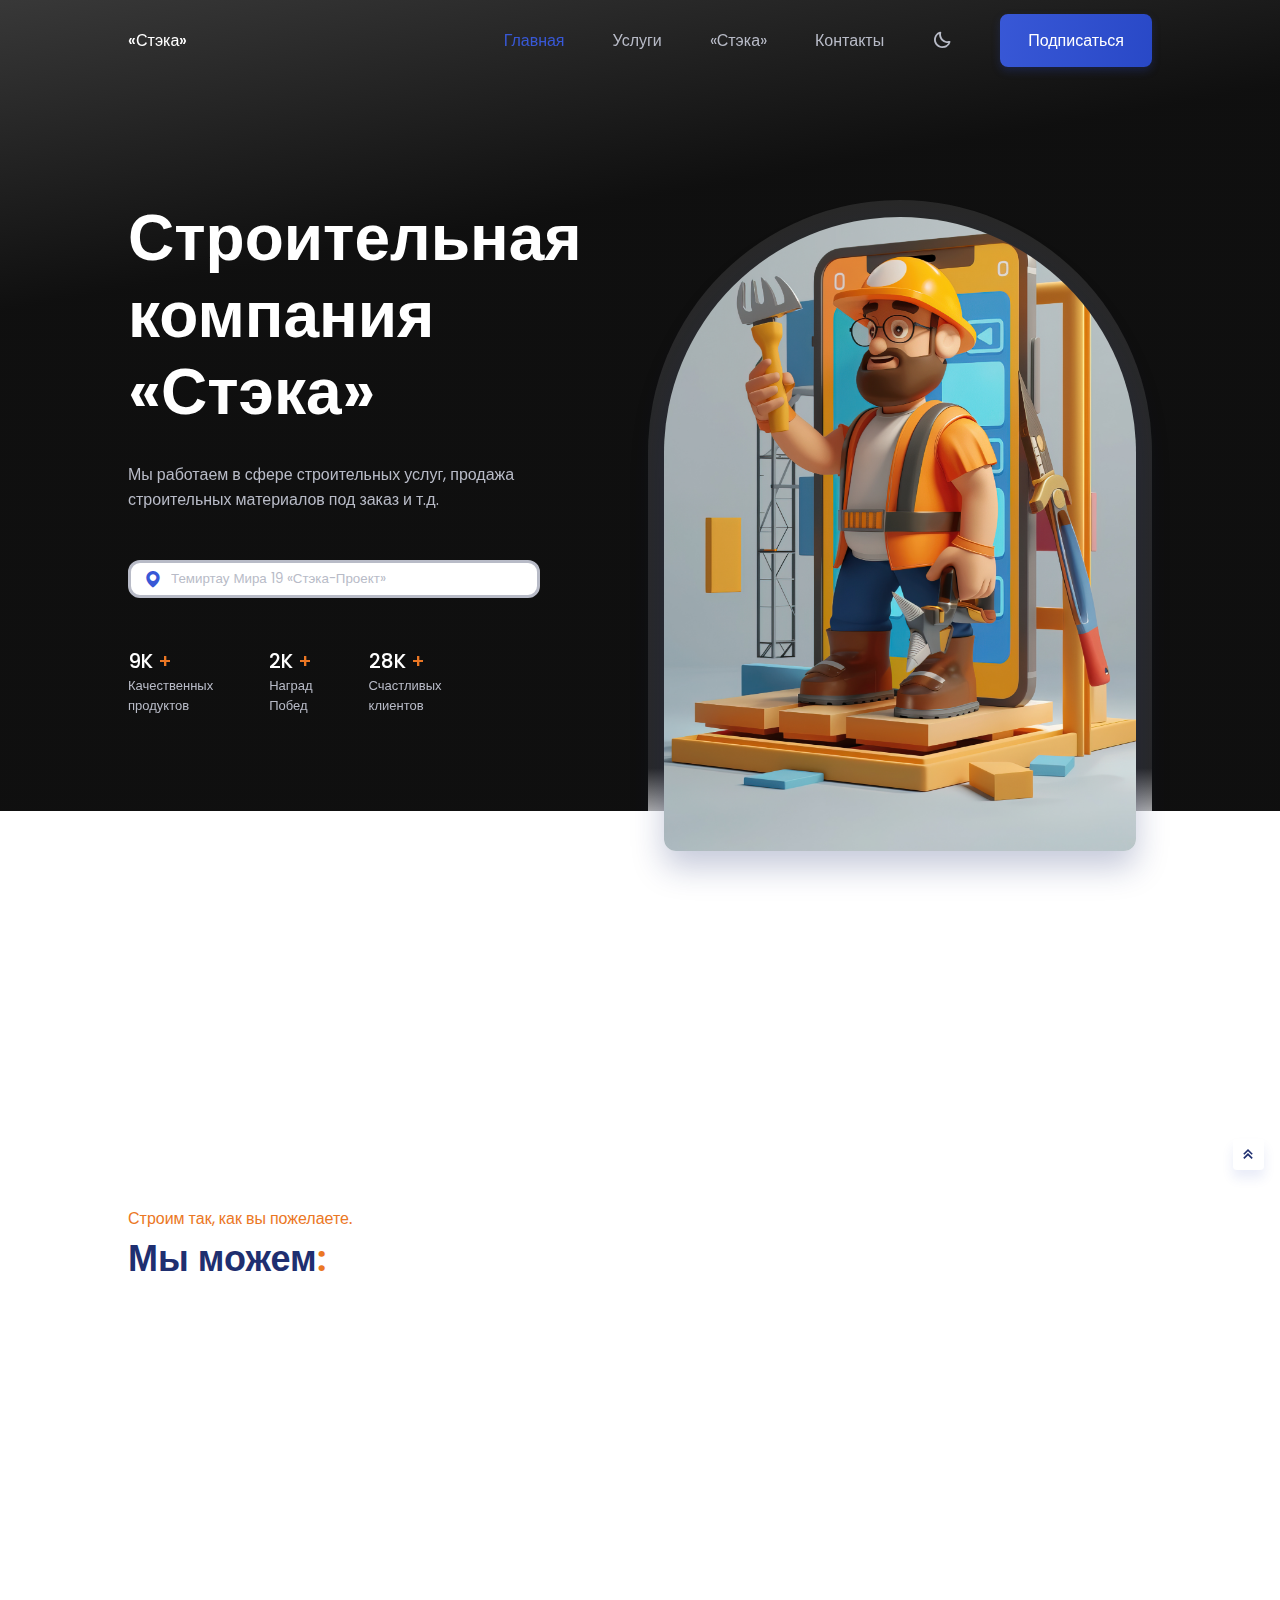
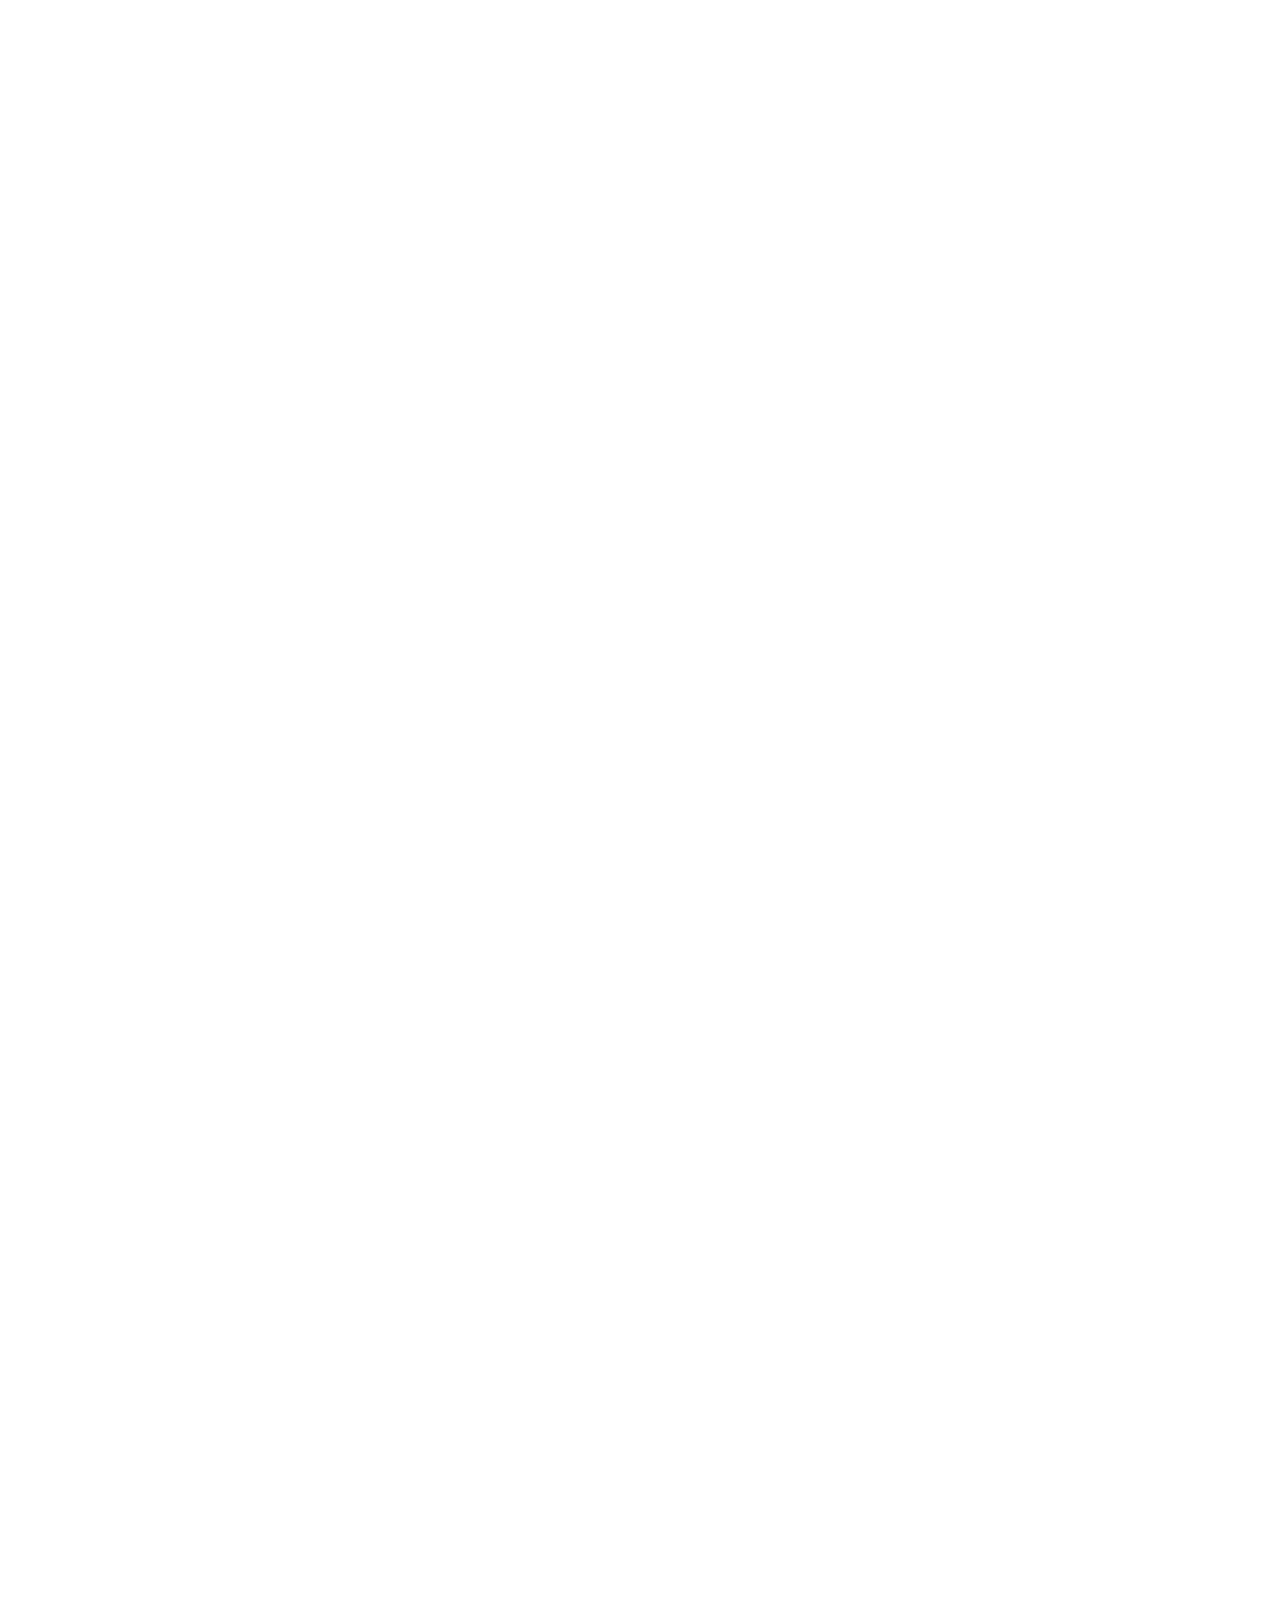
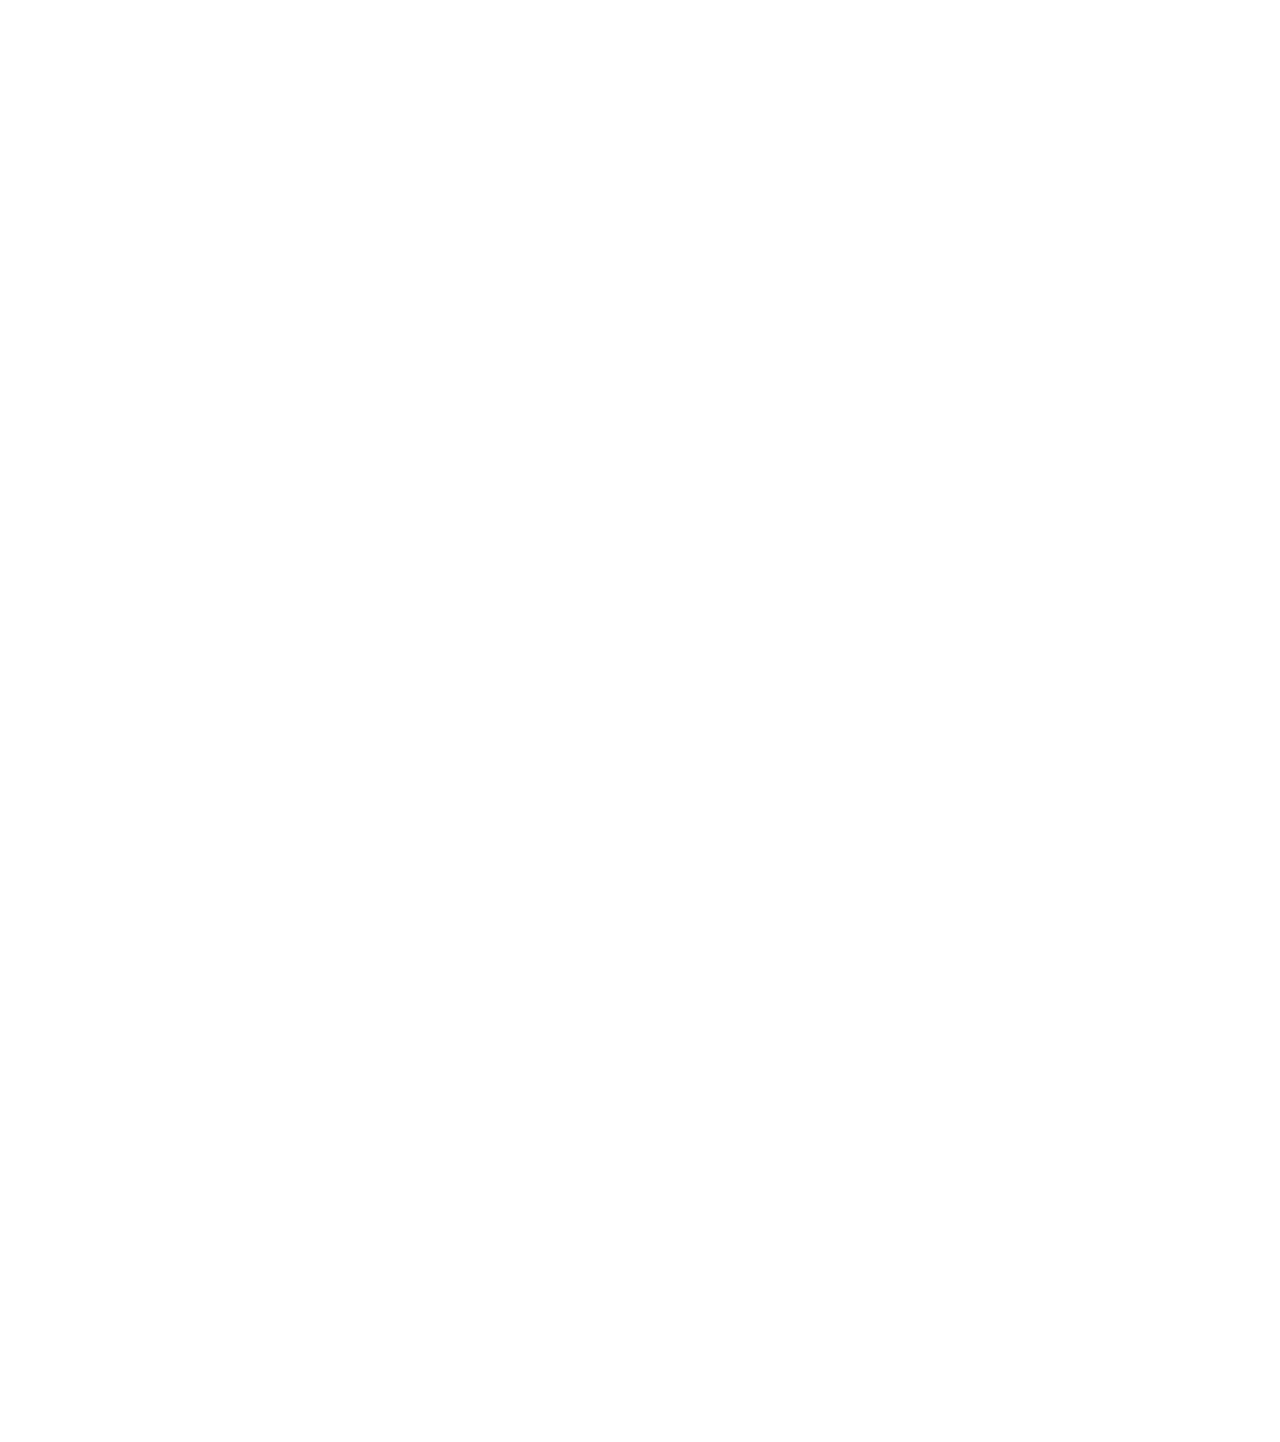
<file: index.html>
<!DOCTYPE html>
    <html lang="en">
    <head>
        <meta charset="UTF-8">
        <meta name="viewport" content="width=device-width, initial-scale=1.0">

        <!--=============== FAVICON ===============-->
        <link rel="shortcut icon" href="assets/img/favicon.png" type="image/x-icon">

        <!--=============== BOXICONS ===============-->
        <link href='https://unpkg.com/boxicons@2.1.2/css/boxicons.min.css' rel='stylesheet'>
        
        <!--=============== SWIPER CSS ===============-->
        <link rel="stylesheet" href="assets/css/swiper-bundle.min.css">

        <!--=============== CSS ===============-->
        <link rel="stylesheet" href="assets/css/styles.css">

        <title>Строительно-проектная компания «Стэка-Проект»</title>
    </head>
    <body>
        <!--==================== HEADER ====================-->
        <header class="header" id="header">
            <nav class="nav container">
                <a href="#" class="nav__logo">
                    «Стэка» 
                </a>

                <div class="nav__menu">
                    <ul class="nav__list">
                        <li class="nav__item">
                            <a href="#home" class="nav__link active-link">
                                <i class='bx bx-home-alt-2' ></i>
                                <span>Главная</span>
                            </a>
                        </li>
                        <li class="nav__item">
                            <a href="#popular" class="nav__link">
                                <i class='bx bx-building-house' ></i>
                                <span>Услуги</span>
                            </a>
                        </li>
                        <li class="nav__item">
                            <a href="#value" class="nav__link">
                                <i class='bx bx-award' ></i>
                                <span>«Стэка»</span>
                            </a>
                        </li>
                        <li class="nav__item">
                            <a href="#contact" class="nav__link">
                                <span>Контакты</span>
                                <i class='bx bx-phone' ></i>
                            </a>
                        </li>
                    </ul>
                </div>

                <!-- Theme change button -->
                <i class='bx bx-moon change-theme' id="theme-button"></i>

                <a href="#" class="nav__button button">Подписаться</a>
            </nav>
        </header>

        <!--==================== MAIN ====================-->
        <main class="main">
            <!--==================== HOME ====================-->
            <section class="home section" id="home">
                <div class="home__container container grid">
                    <div class="home__data">
                        <h1 class="home__title">
                            Строительная компания  <br>«Стэка»<br> 
                        </h1>
                        <p class="home__description">
                            Мы работаем в сфере строительных услуг, продажа строительных материалов под заказ и т.д. 
                        </p>
    
                        <form action="" class="home__search">
                            <i class='bx bxs-map'></i>
                            <input type="search" placeholder="Темиртау Мира 19 «Стэка-Проект»" class="home__search-input">
                           
                        </form>
    
                        <div class="home__value">
                            <div>
                                <h1 class="home__value-number">
                                    9K <span>+</span>
                                </h1>
                                <span class="home__value-description">
                                    Качественных <br> продуктов
                                </span>
                            </div>
    
                            <div>
                                <h1 class="home__value-number">
                                    2K <span>+</span>
                                </h1>
                                <span class="home__value-description">
                                    Наград  <br> Побед
                                </span>
                            </div>
    
                            <div>
                                <h1 class="home__value-number">
                                    28K <span>+</span>
                                </h1>
                                <span class="home__value-description">
                                    Счастливых <br> клиентов
                                </span>
                            </div>
                        </div>
                    </div>
    
                    <div class="home__images">
                        <div class="home__orbe"></div>
    
                        <div class="home__img">
                            <img src="assets/img/home.jpg" alt="">
                        </div>
                    </div>
                </div>
            </section>

            <!--==================== LOGOS ====================-->
            <section class="logos section">
                <div class="logos__container container grid">
                    <div class="logos__img">
                        <img src="assets/img/logo1.png" alt="">
                    </div>
                    <div class="logos__img">
                        <img src="assets/img/logo2.png" alt="">
                    </div>
                    <div class="logos__img">
                        <img src="assets/img/logo3.png" alt="">
                    </div>
                    <div class="logos__img">
                        <img src="assets/img/logo4.png" alt="">
                    </div>
                </div>
            </section>

            <!--==================== POPULAR ====================-->
            <section class="section" id="popular">
                <div class="container">
                    <span class="section__subtitle">Строим так, как вы пожелаете.</span>
                    <h2 class="section__title">
                        Мы можем<span>:</span>
                    </h2>

                    <div class="popular__container grid swiper">
                        <div class="swiper-wrapper">
                            <article class="popular__card swiper-slide">
                                <img src="assets/img/popular1.jpg" alt="" class="popular__img">
    
                                <div class="popular__data">
                                    <h2 class="popular__price">
                                        <span>-</span>Проектные работы
                                    </h2>
                                    <h3 class="popular__title">
                                        Цену уточняйте
                                    </h3>
                                    <p class="popular__description">
                                        Проектирование зданий и сооружений (новые проекты, перепланировка, реконструкция)
                                    </p>
                                </div>
                            </article>

                            <article class="popular__card swiper-slide">
                                <img src="assets/img/popular2.jpg" alt="" class="popular__img">
    
                                <div class="popular__data">
                                    <h2 class="popular__price">
                                        <span>-</span>Сборка и монтаж пластиковых окон и дверей
                                    </h2>
                                    <h3 class="popular__title">
                                        Цену уточняйте
                                    </h3>
                                    <p class="popular__description">
                                        Монтаж ПВХ окон и дверей; Монтаж ПВХ витражей; Монтаж рольставней; Монтаж автоматических в
                                    </p>
                                </div>
                            </article>
    
                            <article class="popular__card swiper-slide">
                                <img src="assets/img/popular3.jpg" alt="" class="popular__img">
    
                                <div class="popular__data">
                                    <h2 class="popular__price">
                                        <span>-</span>Благоустройство города
                                    </h2>
                                    <h3 class="popular__title">
                                        Цену уточняйте
                                    </h3>
                                    <p class="popular__description">
                                        дороги, улицы, внутриквартальные и межквартальные проезды, тротуары, сады, парки, скверы, лесопарки, городские леса, площади, мосты, путепроводы, дворовые территории и др.
                                    </p>
                                </div>
                            </article>
    
                            <article class="popular__card swiper-slide">
                                <img src="assets/img/popular4.jpg" alt="" class="popular__img">
    
                                <div class="popular__data">
                                    <h2 class="popular__price">
                                        <span>-</span>Строительно-монтажные работы
                                    </h2>
                                    <h3 class="popular__title">
                                        Цену уточняйте
                                    </h3>
                                    <p class="popular__description">
                                        Строительство зданий и сооружений "под ключ"; Реконструкция зданий и сооружений
                                    </p>
                                </div>
                            </article>

                            <article class="popular__card swiper-slide">
                                <img src="assets/img/popular5.jpg" alt="" class="popular__img">
    
                                <div class="popular__data">
                                    <h2 class="popular__price">
                                        <span>-</span>Реконструкция крыш
                                    </h2>
                                    <h3 class="popular__title">
                                        Цену уточняйте
                                    </h3>
                                    <p class="popular__description">
                                        Реконструкция крыш с мягкой на жесткую
                                    </p>
                                </div>
                            </article>
                        </div>

                        <div class="swiper-button-next">
                            <i class='bx bx-chevron-right' ></i>
                        </div>
                        <div class="swiper-button-prev">
                            <i class='bx bx-chevron-left'></i>
                        </div>
                    </div>
                </div>
            </section>

            <!--==================== VALUE ====================-->
            <section class="value section" id="value">
                <div class="value__container container grid">
                    <div class="value__images">
                        <div class="value__orbe"></div>
    
                        <div class="value__img">
                            <img src="assets/img/value.jpg" alt="">
                        </div>
                    </div>

                    <div class="value__content">
                        <div class="value__data">
                            <span class="section__subtitle">Немного о нас</span>
                            <h2 class="section__title">
                                Строительно-монтажная компания
                                «Стэка»<span>.</span>
                            </h2>
                            <p class="value__description">
                                Производственный кооператив «Стэка» был основан в 1994году командой единомышленников в области строительства. ПК «Стэка» осуществляет весь спектр строительных, проектных, реставрационных и ремонтных работ:
                            </p>
                        </div>

                        <div class="value__accordion">
                            <div class="value__accordion-item">
                                <header class="value__accordion-header">
                                    <i class='bx bxs-shield-x value__accordion-icon'></i>
                                    <h3 class="value__accordion-title">
                                        Строительно-монтажные работы
                                    </h3>
                                    <div class="value__accordion-arrow">
                                        <i class='bx bxs-down-arrow'></i>
                                    </div>
                                </header>

                                <div class="value__accordion-content">
                                    <p class="value__accordion-description">
                                        Монтаж систем утепления. Кровельные системы утепления, системы вентилируемого фасада, системы штукатурного фасада, системы теплый пол, утепление подвесных потолков, кровельный ковер плоских крыш.
                                    </p>
                                </div>
                            </div>

                            <div class="value__accordion-item">
                                <header class="value__accordion-header">
                                    <i class='bx bxs-x-square value__accordion-icon'></i>
                                    <h3 class="value__accordion-title">
                                        Увеличение количества доступных для реализации архитектурных проектов
                                    </h3>
                                    <div class="value__accordion-arrow">
                                        <i class='bx bxs-down-arrow'></i>
                                    </div>
                                </header>

                                <div class="value__accordion-content">
                                    <p class="value__accordion-description">
                                        Разнообразие проектов: База архитектурных проектов позволит компании предлагать большой выбор дизайнов фасада и планировок домов, удовлетворяющих различным потребностям клиентов
                                    </p>
                                </div>
                            </div>

                            <div class="value__accordion-item">
                                <header class="value__accordion-header">
                                    <i class='bx bxs-bar-chart-square value__accordion-icon' ></i>
                                    <h3 class="value__accordion-title">
                                       Большая клиентская база
                                    </h3>
                                    <div class="value__accordion-arrow">
                                        <i class='bx bxs-down-arrow'></i>
                                    </div>
                                </header>

                                <div class="value__accordion-content">
                                    <p class="value__accordion-description">
                                        Расширение клиентской базы за счет предложения большего количества вариантов типовых проектов.
                                    </p>
                                </div>
                            </div>

                            <div class="value__accordion-item">
                                <header class="value__accordion-header">
                                    <i class='bx bxs-checkbox-checked value__accordion-icon'></i>
                                    <h3 class="value__accordion-title">
                                        Экономия ресурсов
                                    </h3>
                                    <div class="value__accordion-arrow">
                                        <i class='bx bxs-down-arrow'></i>
                                    </div>
                                </header>

                                <div class="value__accordion-content">
                                    <p class="value__accordion-description">
                                        Покупка базы проектов избавит компанию от необходимости нанимать архитекторов на постоянной основе и затрат на разработку новых индивидуальных проектов Сокращение расходов на разработку проектов.
                                    </p>
                                </div>
                            </div>
                        </div>
                    </div>
                </div>
            </section>

            <!--==================== CONTACT ====================-->
            <section class="contact section" id="contact">
                <div class="contact__container container grid">
                    <div class="contact__images">
                        <div class="contact__orbe"></div>
    
                        <div class="contact__img">
                            <img src="assets/img/contact.png" alt="">
                        </div>
                    </div>

                    <div class="contact__content">
                        <div class="contact__data">
                            <span class="section__subtitle">Наши контакты</span>
                            <h2 class="section__title">
                                Свяжитесь с нами<span>.</span>
                            </h2>
                            <p class="contact__description">
                                Возникли проблемы с поиском достойной строительной компании? Вам нужно качественное руководство по строительству или консультация по интересующим вопросам? Просто свяжитесь с нами.
                            </p>
                        </div>

                        <div class="contact__card">
                            <div class="contact__card-box">
                                <div class="contact__card-info">
                                    <i class='bx bxs-phone-call'></i>
                                    
                                    <div>
                                        <h3 class="contact__card-title">
                                            Телефон
                                        </h3>
                                        <p class="contact__card-description">
                                            +77213981731
                                        </p>
                                    </div>
                                </div>
                                <button class="button contact__card-button">
                                    Сделать звонок
                                </button>
                            </div>

                            <div class="contact__card-box">
                                <div class="contact__card-info">
                                    <i class='bx bxs-message-rounded-dots' ></i>
                                    
                                    <div>
                                        <h3 class="contact__card-title">
                                            СМС
                                        </h3>
                                        <p class="contact__card-description">
                                            +77023990999
                                        </p>
                                    </div>
                                </div>
                                <button class="button contact__card-button">
                                    WhatsApp
                                </button>
                            </div>

                            <div class="contact__card-box">
                                <div class="contact__card-info">
                                    <i class='bx bxs-phone-call'></i>
                                    
                                    <div>
                                        <h3 class="contact__card-title">
                                            Бухгалтерия
                                        </h3>
                                        <p class="contact__card-description">
                                            +7(721)3984735
                                        </p>
                                    </div>
                                </div>
                                <button class="button contact__card-button">
                                    Сделать звонок
                                </button>
                            </div>

                            <div class="contact__card-box">
                                <div class="contact__card-info">
                                    <i class='bx bxs-envelope'></i>
                                    
                                    <div>
                                        <h3 class="contact__card-title">
                                            Mail.ru
                                        </h3>
                                        <p class="contact__card-description">
                                            steka@mail.ru
                                        </p>
                                    </div>
                                </div>
                                <button class="button contact__card-button">
                                    Перейти в Mail.ru
                                </button>
                            </div>
                        </div>
                    </div>
                </div>
            </section>

            <!--==================== SUBSCRIBE ====================-->
            <section class="subscribe section">
                <div class="subscribe__container container">
                    <h1 class="subscribe__title">
                        Начните работу со Стэкой
                    </h1>
                    <p class="subscribe__description">
                        Можете ознакомиться с нашими работами:
                    </p>
                    <a href="index1.html" class="button subscribe__button">
                        Общестроительные работы
                    </a>
                    <a href="index2.html" class="button subscribe__button">
                        Работы по промышленному альпинизму
                    </a>
                    <a href="index3.html" class="button subscribe__button">
                        Сборка и монтаж пластиковых окон. Установка ворот
                    </a>
                    <a href="index4.html" class="button subscribe__button">
                        Строительные работы
                    </a>
                </div>
            </section>
        </main>

        <!--==================== FOOTER ====================-->
        <footer class="footer section">
            <div class="footer__container container grid">
                <div>
                    <a href="" class="footer__logo">
                        Стэка</i>
                    </a>
                    <p class="footer__description">
                        ПК «Стэка» осуществляет весь  <br> 
                        спектр строительных,проектных,
                        <br> реставрационных и ремонтных работ.</br>
                    </p>
                </div>

                <div class="footer__content">
                    <div>
                        

                    
                    </div>

                    <div>
                        <h3 class="footer__title">
                            Компания
                        </h3>

                        <ul class="footer__links">
                            <li>
                                <a href="#" class="footer__link">Как мы работаем?</a>
                            </li>
                            <li>
                                <a href="#" class="footer__link">Больше о нас</a>
                            </li>
                            <li>
                                <a href="#" class="footer__link">Особенности</a>
                            </li>
                        </ul>
                    </div>
                    
                    <div>
                        <h3 class="footer__title">
                            Поддержка
                        </h3>

                        <ul class="footer__links">
                            <li>
                                <a href="#" class="footer__link">Часто задаваемые вопросы</a>
                            </li>
                            <li>
                                <a href="#" class="footer__link">Центр поддержки</a>
                            </li>
                            <li>
                                <a href="#" class="footer__link">Cвязаться с нами</a>
                            </li>
                        </ul>
                    </div>

                    <div>
                        <h3 class="footer__title">
                            Как нас найти
                        </h3>

                        <ul class="footer__social">
                            <a href="https://www.facebook.com/" target="_blank" class="footer__social-link">
                                <i class='bx bxl-facebook-circle' ></i>
                            </a>
                            <a href="https://www.instagram.com/" target="_blank" class="footer__social-link">
                                <i class='bx bxl-instagram-alt' ></i>
                            </a>
                            <a href="https://www.pinterest.com/" target="_blank" class="footer__social-link">
                                <i class='bx bxl-pinterest' ></i>
                            </a>    
                        </ul>
                    </div>
                </div>
            </div>

            <div class="footer__info container">
                <span class="footer__copy">
                    &#169; Строим так, как вы пожелаете.
                </span>

                <div class="footer__privacy">
                    <a href="#">Производственный кооператив </a>
                    <a href="#">«Стэка»</a>
                </div>
            </div>
        </footer>


        <!--========== SCROLL UP ==========-->
        <a href="#" class="scrollup" id="scroll-up">
            <i class='bx bx-chevrons-up'></i>
        </a>

        <!--=============== SCROLLREVEAL ===============-->
        <script src="assets/js/scrollreveal.min.js"></script>

        <!--=============== SWIPER JS ===============-->
        <script src="assets/js/swiper-bundle.min.js"></script>

        <!--=============== MAIN JS ===============-->
        <script src="assets/js/main.js"></script>
    </body>
</html>
</file>
<file: assets/css/styles.css>
/*=============== GOOGLE FONTS ===============*/
@import url("https://fonts.googleapis.com/css2?family=Poppins:wght@400;500;600&display=swap");

/*=============== VARIABLES CSS ===============*/
:root {
  --header-height: 3.5rem;

  /*========== Colors ==========*/
  /*Color mode HSL(hue, saturation, lightness)*/
  --first-color: hsl(228, 66%, 53%);
  --first-color-alt: hsl(228, 66%, 47%);
  --first-color-light: hsl(228, 62%, 59%);
  --first-color-lighten: hsl(228, 100%, 97%);
  --second-color: hsl(25, 83%, 53%);
  --title-color: hsl(228, 57%, 28%);
  --text-color: hsl(228, 15%, 50%);
  --text-color-light: hsl(228, 12%, 75%);
  --border-color: hsl(228, 99%, 98%);
  --body-color: #fff;
  --container-color: #fff;

  /*========== Font and typography ==========*/
  /*.5rem = 8px | 1rem = 16px ...*/
  --body-font: 'Poppins', sans-serif;
  --biggest-font-size: 2.25rem;
  --h1-font-size: 1.5rem;
  --h2-font-size: 1.25rem;
  --h3-font-size: 1rem;
  --normal-font-size: .938rem;
  --small-font-size: .813rem;
  --smaller-font-size: .75rem;

  /*========== Font weight ==========*/
  --font-medium: 500;
  --font-semi-bold: 600;

  /*========== z index ==========*/
  --z-tooltip: 10;
  --z-fixed: 100;
}

/* Responsive typography */
@media screen and (min-width: 1024px) {
  :root {
    --biggest-font-size: 4rem;
    --h1-font-size: 1.25rem;
    --h2-font-size: 1.5rem;
    --h3-font-size: 1.25rem;
    --normal-font-size: 1rem;
    --small-font-size: .875rem;
    --smaller-font-size: .813rem;
  }
}

/*=============== BASE ===============*/
* {
  box-sizing: border-box;
  padding: 0;
  margin: 0;
}

html {
  scroll-behavior: smooth;
}

body {
  font-family: var(--body-font);
  font-size: var(--normal-font-size);
  background-color: var(--body-color);
  color: var(--text-color);
  transition: .3s; /* For animation dark mode */
}

h1, h2, h3 {
  color: var(--title-color);
  font-weight: var(--font-semi-bold);
}

ul {
  list-style: none;
}

a {
  text-decoration: none;
}

img {
  max-width: 100%;
  height: auto;
}

input,
button {
  font-family: var(--body-font);
  outline: none;
  border: none;
}

/*=============== THEME ===============*/
.change-theme {
  font-size: 1.25rem;
  color: #fff;
  cursor: pointer;
  transition: .3s;
}

.change-theme:hover {
  color: var(--first-color);
}

/*========== Variables Dark theme ==========*/
body.dark-theme {
  --first-color: hsl(228, 66%, 62%);
  --second-color: hsl(25, 57%, 54%);
  --title-color: hsl(228, 8%, 95%);
  --text-color: hsl(228, 8%, 70%);
  --border-color: hsl(228, 16%, 14%);
  --body-color: hsl(228, 12%, 8%);
  --container-color: hsl(228, 16%, 12%);
}

/*========== 
    Color changes in some parts of 
    the website, in dark theme 
==========*/
.dark-theme .home__search,
.dark-theme .swiper-button-next,
.dark-theme .swiper-button-prev {
  border: 3px solid var(--border-color);
}

.dark-theme .nav__menu,
.dark-theme .home__img,
.dark-theme .popular__card:hover,
.dark-theme .value__img,
.dark-theme .accordion-open,
.dark-theme .accordion-open .value__accordion-icon,
.dark-theme .accordion-open .value__accordion-arrow,
.dark-theme .contact__img,
.dark-theme .contact__card-box:hover,
.dark-theme .scrollup {
  box-shadow: none;
}

.dark-theme .value__orbe,
.dark-theme .value__accordion-icon,
.dark-theme .value__accordion-arrow,
.dark-theme .contact__orbe,
.dark-theme .contact__card i,
.dark-theme .contact__card-button,
.dark-theme .subscribe__container {
  background-color: var(--container-color);
}

.dark-theme .subscribe__container {
  border: 6px solid var(--border-color);
}

.dark-theme .subscribe__description {
  color: var(--text-color);
}

.dark-theme::-webkit-scrollbar {
  background-color: hsl(228, 4%, 15%);
}

.dark-theme::-webkit-scrollbar-thumb {
  background-color: hsl(228, 4%, 25%);
}

.dark-theme::-webkit-scrollbar-thumb:hover {
  background-color: hsl(228, 4%, 35%);
}

/*=============== REUSABLE CSS CLASSES ===============*/
.container {
  max-width: 1024px;
  margin-left: 1.5rem;
  margin-right: 1.5rem;
}

.grid {
  display: grid;
}

.section {
  padding: 4.5rem 0 2rem;
}

.section__title {
  font-size: var(--h2-font-size);
  margin-bottom: 1rem;
}

.section__title span {
  color: var(--second-color);
}

.section__subtitle {
  display: block;
  font-size: var(--small-font-size);
  color: var(--second-color);
}

.main {
  overflow: hidden; /* For the animations ScrollReveal */
}

/*=============== HEADER & NAV ===============*/
.header {
  position: fixed;
  top: 0;
  left: 0;
  width: 100%;
  background-color: transparent;
  z-index: var(--z-fixed);
  transition: .4s; /* For animation dark mode */
}

.nav {
  height: var(--header-height);
  display: flex;
  justify-content: space-between;
  align-items: center;
}

.nav__logo {
  color: #fff;
  display: inline-flex;
  align-items: center;
  column-gap: .25rem;
  font-weight: var(--font-medium);
  transition: .3s;
  
}

.nav__logo i {
  font-size: 1rem;
}

.nav__logo:hover {
  color: var(--first-color);
}

@media screen and (max-width: 1023px) {
  .nav__menu {
    position: fixed;
    bottom: 2rem;
    background-color: var(--container-color);
    box-shadow: 0 8px 24px hsla(228, 66%, 45%, .15);
    width: 90%;
    left: 0;
    right: 0;
    margin: 0 auto;
    padding: 1.30rem 3rem;
    border-radius: 1.25rem;
    transition: .4s;
  }

  .nav__list {
    display: flex;
    justify-content: space-between;
    align-items: center;
  }

  .nav__link {
    color: var(--text-color);
    display: flex;
    padding: .5rem;
    border-radius: 50%;
  }

  .nav__link i {
    font-size: 1.25rem;
  }

  .nav__link span {
    display: none;
  }
}

/* Change background header */
.scroll-header {
  background-color: var(--body-color);
  box-shadow: 0 1px 4px hsla(228, 4%, 15%, .1);
}

.scroll-header .nav__logo {
  color: var(--first-color);
}

.scroll-header .change-theme {
  color: var(--title-color);
}

/* Active link */
.active-link {
  background: linear-gradient(101deg,
                hsl(228, 66%, 53%),
                hsl(228, 66%, 47%));
  color: #fff;
  box-shadow: 0 4px 8px hsla(228, 66%, 45%, .25);
}

/*=============== HOME ===============*/
.home {
  background: linear-gradient(170deg, 
                hsl(0, 0%, 22%) 0%,
                hsl(0, 0%, 6%) 30%);
  padding-bottom: 0;
}

.home__container {
  padding-top: 4rem;
  row-gap: 3.5rem;
}

.home__title, 
.home__value-number {
  color: #fff;
}

.home__title {
  font-size: var(--biggest-font-size);
  line-height: 120%;
  margin-bottom: 1.25rem;
}

.home__description {
  color: var(--text-color-light);
  margin-bottom: 2rem;
}

.home__search {
  background-color: var(--body-color);
  padding: .35rem .35rem .35rem .75rem;
  display: flex;
  align-items: center;
  border-radius: .75rem;
  border: 3px solid var(--text-color-light);
  margin-bottom: 2rem;
}

.home__search i {
  font-size: 1.25rem;
  color: var(--first-color);
}

.home__search-input {
  width: 90%;
  background-color: var(--body-color);
  color: var(--text-color);
  margin: 0 .5rem;
}

.home__search-input::placeholder {
  color: var(--text-color-light);
}

.home__value {
  display: flex;
  column-gap: 2.5rem;
}

.home__value-number {
  font-size: var(--h1-font-size);
  font-weight: var(--font-medium);
}

.home__value-number span {
  color: var(--second-color);
}

.home__value-description {
  display: flex;
  color: var(--text-color-light);
  font-size: var(--smaller-font-size);
}

.home__images {
  position: relative;
  display: flex;
  justify-content: center;
}

.home__orbe {
  width: 265px;
  height: 284px;
  background: linear-gradient(180deg,
                    hsl(0, 0%, 16%) 93%,
                    hsl(0, 0%, 67%) 100%);
  border-radius: 135px 135px 0 0;
}

.home__img {
  position: absolute;
  width: 250px;
  height: 300px;
  overflow: hidden;
  border-radius: 125px 125px 12px 12px;
  display: inline-flex;
  align-items: flex-end;
  bottom: -1.5rem;
  box-shadow: 0 16px 32px hsla(228, 66%, 25%, .25);
}

/*=============== BUTTON ===============*/
.button {
  display: inline-block;
  background: linear-gradient(101deg,
                hsl(228, 66%, 53%),
                hsl(228, 66%, 47%));
  color: #fff;
  padding: 14px 28px;
  border-radius: .5rem;
  font-size: var(--normal-font-size);
  font-weight: var(--font-medium);
  box-shadow: 0 4px 8px hsla(228, 66%, 45%, .25);
  transition: .3s;
  cursor: pointer;
}

.button:hover {
  box-shadow: 0 4px 12px hsla(228, 66%, 45%, .25);
}

.nav__button {
  display: none;
}

/*=============== LOGOS ===============*/
.logos__container {
  padding-top: 2rem;
  grid-template-columns: repeat(2, 1fr);
  gap: 3rem 2rem;
  justify-items: center;
}

.logos__img img {
  height: 60px;
  opacity: .2;
  transition: .3s;
}

.logos__img img:hover {
  opacity: .6;
}

/*=============== POPULAR ===============*/
.popular__container {
  padding: 1rem 0 5rem;
}

.popular__card {
  width: 290px;
  background-color: var(--container-color);
  padding: .5rem .5rem 1.5rem;
  border-radius: 1rem;
  margin: 0 auto;
  transition: .4s;
}

.popular__img {
  border-radius: 1rem;
  margin-bottom: 1rem;
}

.popular__data {
  padding: 0 1rem 0 .5rem;
}

.popular__price {
  font-size: var(--h2-font-size);
  color: var(--text-color);
  margin-bottom: .25rem;
}

.popular__price span {
  color: var(--second-color);
}

.popular__title {
  font-size: var(--h3-font-size);
  margin-bottom: .75rem;
}

.popular__description {
  font-size: var(--small-font-size);
}

.popular__card:hover {
  box-shadow: 0 12px 16px hsla(228, 66%, 45%, .1);
}

/* Swiper class */
.swiper-button-prev:after,
.swiper-button-next:after {
  content: '';
}

.swiper-button-next,
.swiper-button-prev {
  top: initial;
  bottom: 0;
  width: initial;
  height: initial;
  background-color: var(--container-color);
  border: 2px solid var(--text-color-light);
  padding: 6px;
  border-radius: .5rem;
  font-size: 1.5rem;
  color: var(--first-color);
}

.swiper-button-prev {
  left: calc(50% - 3rem);
}

.swiper-button-next {
  right: calc(50% - 3rem);
}

/*=============== VALUE ===============*/
.value__container {
  row-gap: 3rem;
}

.value__images {
  position: relative;
  display: flex;
  justify-content: center;
}

.value__orbe {
  width: 266px;
  height: 316px;
  background-color: hsl(228, 24%, 97%);
  border-radius: 135px 135px 16px 16px;
}

.value__img {
  position: absolute;
  width: 250px;
  height: 300px;
  overflow: hidden;
  border-radius: 125px 125px 12px 12px;
  inset: 0;
  margin: auto;
  box-shadow: 0 16px 32px hsla(228, 66%, 25%, .25);
}

.value__description {
  font-size: var(--small-font-size);
  margin-bottom: 2rem;
}

.value__accordion {
  display: grid;
  row-gap: 1.5rem;
}

.value__accordion-item {
  background-color: var(--body-color);
  border: 2px solid var(--border-color);
  border-radius: .5rem;
  padding: 1rem .75rem;
}

.value__accordion-header {
  display: flex;
  align-items: center;
  cursor: pointer;
}

.value__accordion-icon {
  background-color: var(--first-color-lighten);
  padding: 5px;
  border-radius: .25rem;
  font-size: 18px;
  color: var(--first-color);
  margin-right: .75rem;
  transition: .3s;
}

.value__accordion-title {
  font-size: var(--small-font-size);
}

.value__accordion-arrow {
  display: inline-flex;
  background-color: var(--first-color-lighten);
  padding: .25rem;
  color: var(--first-color);
  border-radius: 2px;
  font-size: 10px;
  margin-left: auto;
  transition: .3s;
}

.value__accordion-arrow i {
  transition: .4s;
}

.value__accordion-description {
  font-size: var(--smaller-font-size);
  padding: 1.25rem 2.5rem 0 2.75rem;
}

.value__accordion-content {
  overflow: hidden;
  height: 0;
  transition: all .25s ease;
}

/*Rotate icon and add shadows*/
.accordion-open {
  box-shadow: 0 12px 32px hsla(228, 66%, 45%, .1);
}

.accordion-open .value__accordion-icon {
  box-shadow: 0 4px 4px hsla(228, 66%, 45%, .1);
}

.accordion-open .value__accordion-arrow {
  box-shadow: 0 2px 4px hsla(228, 66%, 45%, .1);
}

.accordion-open .value__accordion-arrow i {
  transform: rotate(-180deg);
}

/*=============== CONTACT ===============*/
.contact__container {
  row-gap: 2rem;
}

.contact__images {
  position: relative;
  display: flex;
  justify-content: center;
}

.contact__orbe {
  width: 266px;
  height: 316px;
  background-color: hsl(228, 24%, 97%);
  border-radius: 135px 135px 16px 16px;
}

.contact__img {
  position: absolute;
  width: 250px;
  height: 300px;
  overflow: hidden;
  border-radius: 125px 125px 12px 12px;
  inset: 0;
  margin: auto;
  box-shadow: 0 16px 32px hsla(228, 66%, 25%, .25);
}

.contact__description {
  font-size: var(--small-font-size);
  margin-bottom: 2.5rem;
}

.contact__card {
  display: grid;
  grid-template-columns: repeat(2, 1fr);
  gap: 1.25rem .75rem;
}

.contact__card-box {
  background-color: var(--body-color);
  border: 2px solid var(--border-color);
  padding: 1.25rem .75rem;
  border-radius: .5rem;
  transition: .3s;
}

.contact__card-info {
  display: flex;
  align-items: flex-start;
  column-gap: .75rem;
  margin-bottom: 1.25rem;
}

.contact__card i {
  padding: 6px;
  background-color: var(--first-color-lighten);
  border-radius: 6px;
  font-size: 1.25rem;
  color: var(--first-color);
}

.contact__card-title {
  font-size: var(--normal-font-size);
}

.contact__card-description {
  font-size: var(--smaller-font-size);
}

.contact__card-button {
  font-size: var(--small-font-size);
  padding: 14px 0;
  width: 100%;
  border-radius: .25rem;
  background: var(--first-color-lighten);
  color: var(--first-color);
  font-weight: var(--font-semi-bold);
  box-shadow: none;
}

.contact__card-button:hover {
  background-color: var(--first-color);
  color: #fff;
}

.contact__card-box:hover {
  box-shadow: 0 8px 24px hsla(228, 66%, 45%, .1);
}

/*=============== SUBSCRIBE ===============*/
.subscribe {
  padding: 2.5rem 0;
}

.subscribe__container {
  background-color: var(--first-color);
  padding: 3rem 2rem;
  border-radius: 1.25rem;
  border: 6px solid var(--first-color-light);
  text-align: center;
}

.subscribe__title {
  font-size: var(--h2-font-size);
  color: #fff;
  margin-bottom: 1rem;
}

.subscribe__description {
  color: hsl(228, 90%, 92%);
  font-size: var(--small-font-size);
  margin-bottom: 2rem;
}

.subscribe__button {
  border: 2px solid #fff;
  background: var(--first-color-light);
  font-size: var(--small-font-size);
}

.subscribe__button:hover {
  background-color: var(--first-color);
}

/*=============== FOOTER ===============*/
.footer__container {
  row-gap: 2.5rem;
}

.footer__logo {
  color: var(--first-color);
  font-size: var(--h3-font-size);
  font-weight: var(--font-semi-bold);
  display: inline-flex;
  align-items: center;
  column-gap: .25rem;
  margin-bottom: .75rem;
}

.footer__logo i {
  font-size: 1.25rem;
}

.footer__description, 
.footer__link {
  font-size: var(--small-font-size);
  font-weight: var(--font-medium);
}

.footer__content, 
.footer__links {
  display: grid;
}

.footer__content {
  grid-template-columns: repeat(2, max-content);
  gap: 2.5rem 4rem;
}

.footer__title {
  font-size: var(--h3-font-size);
  margin-bottom: 1rem;
}

.footer__links {
  row-gap: .5rem;
}

.footer__link {
  color: var(--text-color);
  transition: .3s;
}

.footer__link:hover {
  color: var(--title-color);
}

.footer__social {
  display: flex;
  column-gap: 1rem;
}

.footer__social-link {
  font-size: 1.25rem;
  color: var(--text-color);
  transition: .3s;
}

.footer__social-link:hover {
  color: var(--title-color);
}

.footer__info, 
.footer__privacy {
  display: flex;
}

.footer__info {
  padding-bottom: 6rem;
  margin-top: 5.5rem;
  flex-direction: column;
  text-align: center;
  row-gap: 1.5rem;
}

.footer__copy,
.footer__privacy a {
  font-size: var(--smaller-font-size);
  font-weight: var(--font-medium);
  color: var(--text-color);
}

.footer__privacy {
  justify-content: center;
  column-gap: 1.25rem;
}

/*=============== SCROLL BAR ===============*/
::-webkit-scrollbar {
  width: .6rem;
  border-radius: .5rem;
  background-color: hsl(228, 8%, 76%);
}

::-webkit-scrollbar-thumb {
  background-color: hsl(228, 8%, 64%);
  border-radius: .5rem;
}

::-webkit-scrollbar-thumb:hover {
  background-color: hsl(228, 8%, 54%);
}

/*=============== SCROLL UP ===============*/
.scrollup {
  position: fixed;
  right: 1rem;
  bottom: -30%;
  background-color: var(--container-color);
  box-shadow: 0 8px 12px hsla(228, 66%, 45%, .1);
  display: inline-flex;
  padding: .35rem;
  border-radius: .25rem;
  color: var(--title-color);
  font-size: 1.25rem;
  z-index: var(--z-tooltip);
  transition: .3s;
}

.scrollup:hover {
  transform: translateY(-.25rem);
  color: var(--first-color);
}

/* Show Scroll Up*/
.show-scroll {
  bottom: 8rem;
}

/*=============== BREAKPOINTS ===============*/
/* For small devices */
@media screen and (max-width: 350px) {
  .container {
    margin-left: 1rem;
    margin-right: 1rem;
  }

  .section {
    padding: 3.5rem 0 1rem;
  }

  .home {
    padding-bottom: 0;
  }

  .contact__card {
    grid-template-columns: repeat(1, 180px);
    justify-content: center;
  }
}

@media screen and (max-width: 320px) {
  .nav__menu {
    padding: 1.3rem 1.5rem;
  }

  .home__value {
    column-gap: 1rem;
  }
  .home__img {
    width: 220px;
    height: 280px;
  }
  .home__orbe {
    width: 240px;
    height: 264px;
  }

  .logos__container {
    gap: 2rem 1rem;
  }

  .popular__card {
    width: 230px;
    padding: .5rem .5rem .75rem;
  }

  .value__img,
  .contact__img {
    width: 220px;
    height: 260px;
  }
  .value__orbe,
  .contact__orbe {
    width: 236px;
    height: 280px;
  }

  .subscribe__container {
    padding: 2rem 1rem;
  }

  .footer__content {
    gap: 2.5rem;
  }
}

/* For medium devices */
@media screen and (min-width: 576px) {
  .nav__menu {
    width: 342px;
  }

  .home__search {
    width: 412px;
  }

  .contact__card {
    grid-template-columns: repeat(2, 192px);
    justify-content: center;
  }

  .footer__content {
    grid-template-columns: repeat(3, max-content);
  }
}

@media screen and (min-width: 767px) {
  .home__container {
    grid-template-columns: repeat(2, 1fr);
    padding-top: 2rem;
  }
  .home__orbe {
    align-self: flex-end;
  }
  .home__data {
    padding-bottom: 2rem;
  }

  .logos__container {
    grid-template-columns: repeat(4, max-content);
    justify-content: center;
  }

  .value__container,
  .contact__container {
    grid-template-columns: repeat(2, 1fr);
    align-items: center;
  }

  .contact__images {
    order: 1;
  }
  .contact__card {
    justify-content: initial;
  }

  .subscribe__container {
    padding: 3rem 13rem;
  }

  .footer__container {
    grid-template-columns: repeat(2, max-content);
    justify-content: space-between;
  }
}

/* For large devices */
@media screen and (min-width: 1023px) {
  .section {
    padding: 7.5rem  0 1rem;
  }
  .section__title {
    font-size: 2.25rem;
  }
  .section__subtitle {
    font-size: var(--normal-font-size);
  }

  .nav {
    height: calc(var(--header-height) + 1.5rem);
  }
  .nav__menu {
    width: initial;
    margin-left: auto;
  }
  .nav__list {
    display: flex;
    column-gap: 3rem;
  }
  .nav__link {
    color: var(--text-color-light);
  }
  .nav__link i {
    display: none;
  }
  .nav__button {
    display: inline-block;
  }

  .active-link {
    background: none;
    box-shadow: none;
    color: var(--first-color);
    font-weight: var(--font-medium);
  }

  .change-theme {
    margin: 0 3rem;
    color: var(--text-color-light);
  }

  .scroll-header .nav__link,
  .scroll-header .change-theme {
    color: var(--text-color);
  }
  .scroll-header .active-link {
    color: var(--first-color);
  }

  .home {
    padding-bottom: 0;
  }
  .home__container {
    padding-top: 5rem;
    column-gap: 2rem;
  }
  .home__data {
    padding-bottom: 4rem;
  }
  .home__title {
    margin-bottom: 2rem;
  }
  .home__description, 
  .home__search {
    margin-bottom: 3rem;
  }
  .home__value {
    column-gap: 3.5rem;
  }
  .home__orbe {
    width: 504px;
    height: 611px;
    border-radius: 256px 256px 0 0;
  }
  .home__img {
    width: 472px;
    height: 634px;
    border-radius: 236px 236px 12px 12px;
    bottom: -2.5rem;
  }

  .logos__img img {
    height: 100px;
  }

  .popular__container {
    padding-top: 3rem;
  }
  .popular__card {
    width: 320px;
    padding: .75rem .75rem 2rem;
  }
  .popular__data {
    padding: 0 .25rem 0 .75rem;
  }

  .value__container,
  .contact__container {
    align-items: flex-start;
    column-gap: 5rem;
  }
  .value__orbe,
  .contact__orbe {
    width: 501px;
    height: 641px;
    border-radius: 258px 258px 16px 16px;
  }
  .value__img,
  .contact__img {
    width: 461px;
    height: 601px;
    border-radius: 238px 238px 12px 12px;
  }
  .value__img img,
  .contact__img img {
    max-width: initial;
    width: 490px;
  }
  .value__description,
  .contact__description {
    font-size: var(--normal-font-size);
    margin-bottom: 2.5rem;
  }

  .value__accordion-title {
    font-size: var(--normal-font-size);
  }
  .value__accordion-item {
    padding: 1.25rem 1.25rem 1.25rem 1rem;
  }
  .value__accordion-description {
    padding-bottom: 1rem;
    font-size: var(--small-font-size);
  }

  .contact__card {
    grid-template-columns: repeat(2, 200px);
  }
  .contact__card-box {
    padding: 28px 1.5rem 1.5rem;
  }

  .subscribe__container {
    padding: 4rem 10rem 4.5rem;
    border-radius: 2rem;
    border: 12px solid var(--first-color-light);
  }
  .subscribe__title {
    font-size: 2.5rem;
    margin-bottom: 1.5rem;
  }
  .subscribe__description {
    font-size: var(--normal-font-size);
    padding: 0 8rem;
  }
  .subscribe__button {
    font-size: var(--normal-font-size);
  }

  .footer__content {
    grid-template-columns: repeat(4, max-content);
  }
  .footer__title {
    margin-bottom: 1.5rem;
  }
  .footer__links {
    row-gap: 1rem;
  }
  .footer__info {
    flex-direction: row;
    justify-content: space-between;
    padding-bottom: 2rem;
  }

  .show-scroll {
    bottom: 3rem;
    right: 3rem;
  }
}

@media screen and (min-width: 1040px) {
  .container {
    margin-left: auto;
    margin-right: auto;
  }
  
  .home__container {
    column-gap: 4rem;
  }
}

/* For 2K & 4K resolutions */
@media screen and (min-width: 2048px) {
  body {
    zoom: 1.5;
  }
}

@media screen and (min-width: 3840px) {
  body {
    zoom: 2;
  }
}
</file>
